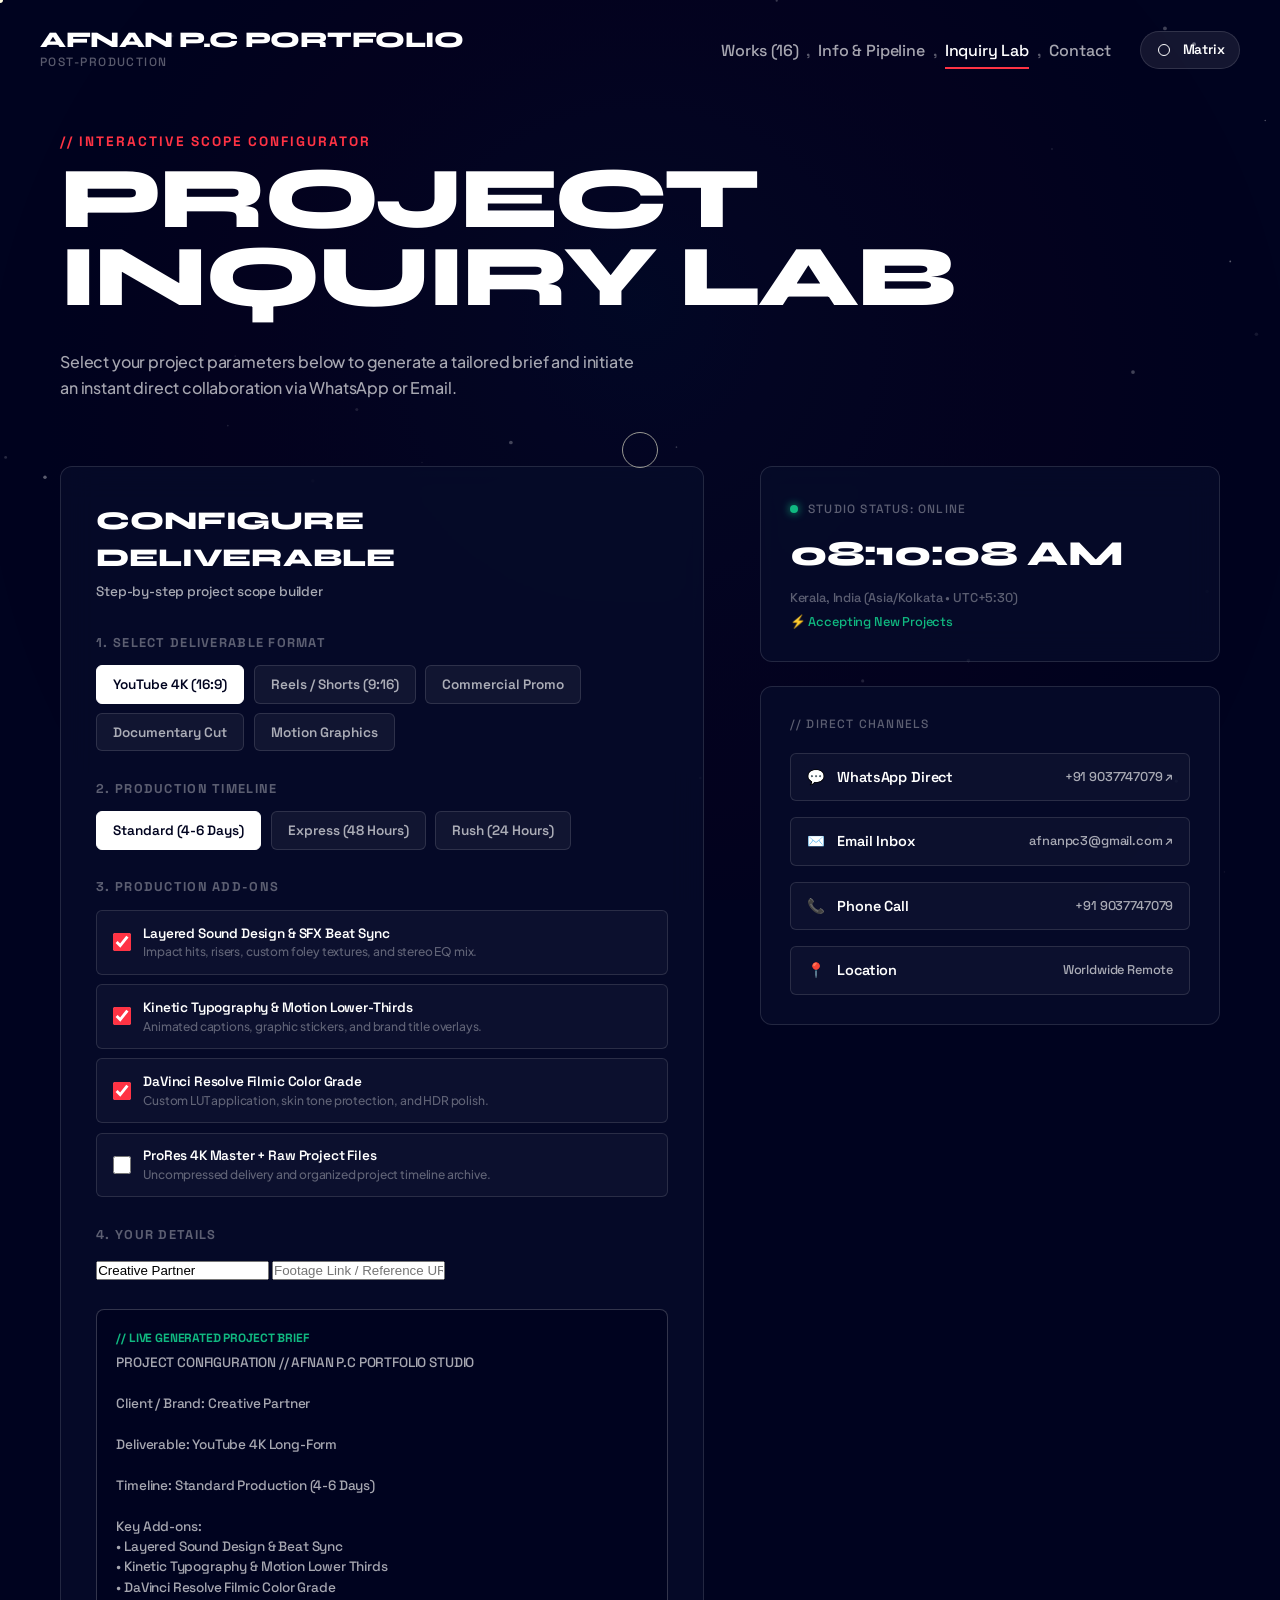
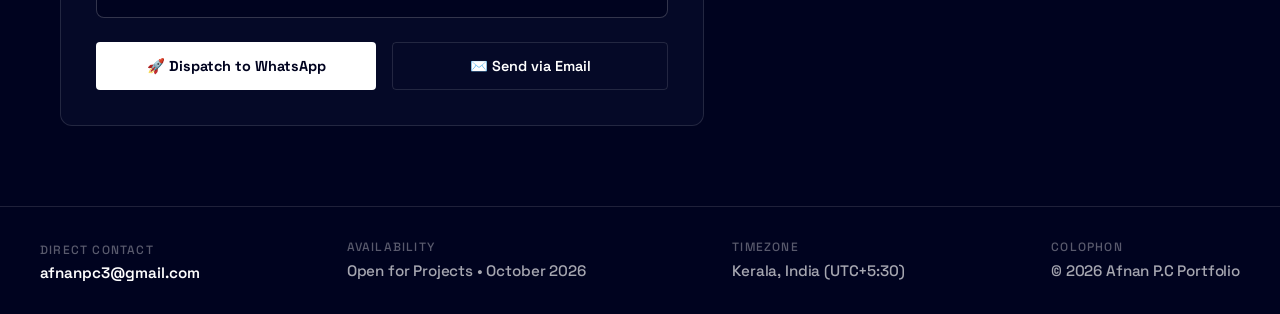
<file: contact.html>
<!DOCTYPE html>
<html lang="en" class="is-loading">
<head>
  <meta charset="UTF-8">
  <meta name="viewport" content="width=device-width, initial-scale=1.0">
  
  <title>Inquiry Lab & Contact — Afnan P.C Portfolio | Video Editor & Motion Designer</title>
  <meta name="title" content="Inquiry Lab & Contact — Afnan P.C Portfolio | Video Editor & Motion Designer">
  <meta name="description" content="Configure your video editing project scope, estimate timelines, and dispatch instant briefs directly to Afnan P.C Portfolio.">

  <!-- Fonts -->
  <link rel="preconnect" href="https://fonts.googleapis.com">
  <link rel="preconnect" href="https://fonts.gstatic.com" crossorigin>
  <link href="https://fonts.googleapis.com/css2?family=Plus+Jakarta+Sans:wght@400;500;600;700&family=Space+Grotesk:wght@500;700&family=Syne:wght@700;800&display=swap" rel="stylesheet">
  
  <link rel="stylesheet" href="css/style.css">
</head>
<body tabindex="-1">

  <!-- Custom Fluid Cursor -->
  <div class="custom-cursor" id="customCursor">
    <div class="cursor-dot"></div>
    <div class="cursor-circle">
      <span class="cursor-text" id="cursorText"></span>
    </div>
  </div>

  <!-- Interactive Background Canvas -->
  <canvas id="ambientCanvas" class="ambient-canvas" aria-hidden="true"></canvas>

  <!-- Circular SVG Loader -->
  <div class="loader-overlay" id="loaderOverlay">
    <div class="loader-box">
      <div class="loader-icon-wrap">
        <svg viewBox="-2 -2 104 104" class="loader-svg" aria-hidden="true">
          <mask id="loaderMask">
            <rect x="-2" y="-2" width="104" height="104" fill="#ffffff"></rect>
            <circle class="loader-mask-circle" id="loaderMaskCircle" cx="50" cy="50" r="50" fill="#000000"></circle>
          </mask>
          <circle cx="50" cy="50" r="48" fill="none" stroke="rgba(255,255,255,0.15)" stroke-width="2"></circle>
          <circle cx="50" cy="50" r="50" fill="#ffffff" mask="url(#loaderMask)"></circle>
        </svg>
      </div>
      <div class="loader-counter">
        <span id="loaderPercent">0</span>%
      </div>
      <div class="loader-tag">Afnan P.C Portfolio • Loading Inquiry Lab</div>
    </div>
  </div>

  <!-- Header Navigation -->
  <header class="top-nav">
    <a href="index.html" class="logo-link" data-cursor="HOME">
      <span class="logo-name">Afnan P.C Portfolio</span>
      <span class="logo-subtitle">Post-Production</span>
    </a>

    <div class="nav-right">
      <nav class="nav-menu">
        <a href="index.html" class="nav-link" data-cursor="WORKS">Works (16)</a>
        <span class="nav-divider">,</span>
        <a href="info.html" class="nav-link" data-cursor="INFO">Info & Pipeline</a>
        <span class="nav-divider">,</span>
        <a href="contact.html" class="nav-link current" data-cursor="LAB">Inquiry Lab</a>
        <span class="nav-divider">,</span>
        <button type="button" class="nav-link" id="copyEmailBtn" data-email="afnanpc3@gmail.com" data-cursor="COPY">
          Contact
        </button>
        <span class="copy-toast" id="copyToast" aria-hidden="true">Email copied!</span>
      </nav>

      <a href="index.html#matrix" class="mode-toggle-btn" title="Jump to Matrix View on Home" data-cursor="MATRIX">
        <div class="toggle-icon-frame">
          <span class="toggle-shape shape-circle"></span>
          <span class="toggle-shape shape-square"></span>
        </div>
        <span class="toggle-label-text">Matrix</span>
      </a>
    </div>
  </header>

  <!-- Main Contact & Lab Content -->
  <main class="contact-page-container">
    
    <div class="contact-hero-header">
      <span class="section-tag-label">// INTERACTIVE SCOPE CONFIGURATOR</span>
      <h1 class="info-display-title">PROJECT<br>INQUIRY LAB</h1>
      <p class="info-body-text" style="max-width: 580px;">
        Select your project parameters below to generate a tailored brief and initiate an instant direct collaboration via WhatsApp or Email.
      </p>
    </div>

    <div class="contact-layout-grid">
      
      <!-- Interactive Project Lab Builder -->
      <div class="project-lab-card">
        <h2 class="lab-title">CONFIGURE DELIVERABLE</h2>
        <p class="lab-subtitle">Step-by-step project scope builder</p>

        <!-- 1. Deliverable Type -->
        <div class="lab-field-group">
          <label class="lab-field-label">1. Select Deliverable Format</label>
          <div class="lab-chips-grid" id="deliverableChips">
            <button type="button" class="lab-chip-btn selected" data-value="YouTube 4K Long-Form" data-cursor="SELECT">YouTube 4K (16:9)</button>
            <button type="button" class="lab-chip-btn" data-value="Instagram Reels / Shorts (Batch)" data-cursor="SELECT">Reels / Shorts (9:16)</button>
            <button type="button" class="lab-chip-btn" data-value="Commercial / Brand Promo Ad" data-cursor="SELECT">Commercial Promo</button>
            <button type="button" class="lab-chip-btn" data-value="Documentary & Narrative Story" data-cursor="SELECT">Documentary Cut</button>
            <button type="button" class="lab-chip-btn" data-value="Motion Graphics & 2D VFX" data-cursor="SELECT">Motion Graphics</button>
          </div>
        </div>

        <!-- 2. Turnaround Speed -->
        <div class="lab-field-group">
          <label class="lab-field-label">2. Production Timeline</label>
          <div class="lab-chips-grid" id="speedChips">
            <button type="button" class="lab-chip-btn selected" data-value="Standard Production (4-6 Days)" data-cursor="SELECT">Standard (4-6 Days)</button>
            <button type="button" class="lab-chip-btn" data-value="Express Turnaround (48 Hours)" data-cursor="SELECT">Express (48 Hours)</button>
            <button type="button" class="lab-chip-btn" data-value="Urgent Rush (24 Hours)" data-cursor="SELECT">Rush (24 Hours)</button>
          </div>
        </div>

        <!-- 3. Add-on Enhancements -->
        <div class="lab-field-group">
          <label class="lab-field-label">3. Production Add-ons</label>
          
          <label class="lab-addon-box">
            <input type="checkbox" class="lab-addon-checkbox" value="Layered Sound Design & Beat Sync" checked>
            <div>
              <div class="lab-addon-title">Layered Sound Design & SFX Beat Sync</div>
              <div class="lab-addon-desc">Impact hits, risers, custom foley textures, and stereo EQ mix.</div>
            </div>
          </label>

          <label class="lab-addon-box">
            <input type="checkbox" class="lab-addon-checkbox" value="Kinetic Typography & Motion Lower Thirds" checked>
            <div>
              <div class="lab-addon-title">Kinetic Typography & Motion Lower-Thirds</div>
              <div class="lab-addon-desc">Animated captions, graphic stickers, and brand title overlays.</div>
            </div>
          </label>

          <label class="lab-addon-box">
            <input type="checkbox" class="lab-addon-checkbox" value="DaVinci Resolve Filmic Color Grade" checked>
            <div>
              <div class="lab-addon-title">DaVinci Resolve Filmic Color Grade</div>
              <div class="lab-addon-desc">Custom LUT application, skin tone protection, and HDR polish.</div>
            </div>
          </label>

          <label class="lab-addon-box">
            <input type="checkbox" class="lab-addon-checkbox" value="4K Master ProRes + Premiere Project Files">
            <div>
              <div class="lab-addon-title">ProRes 4K Master + Raw Project Files</div>
              <div class="lab-addon-desc">Uncompressed delivery and organized project timeline archive.</div>
            </div>
          </label>
        </div>

        <!-- 4. Client Information -->
        <div class="lab-field-group">
          <label class="lab-field-label">4. Your Details</label>
          <div class="form-row">
            <input type="text" id="clientNameInput" placeholder="Your Name or Brand" class="info-input" value="Creative Partner">
            <input type="text" id="clientRefInput" placeholder="Footage Link / Reference URL (optional)" class="info-input">
          </div>
        </div>

        <!-- Live Generated Brief -->
        <div class="lab-live-brief">
          <span class="brief-tag">// LIVE GENERATED PROJECT BRIEF</span>
          <div class="brief-text-preview" id="briefPreview">Loading brief preview...</div>
        </div>

        <!-- Actions -->
        <div class="lab-actions-row">
          <button type="button" class="btn-editorial" id="sendWhatsappBtn" data-cursor="DISPATCH" style="flex: 1; justify-content: center;">
            <span>🚀 Dispatch to WhatsApp</span>
          </button>
          <button type="button" class="btn-editorial-ghost" id="sendEmailBtn" data-cursor="MAIL" style="flex: 1; justify-content: center;">
            <span>✉️ Send via Email</span>
          </button>
        </div>
      </div>

      <!-- Studio Clock & Direct Channels Sidebar -->
      <aside class="contact-sidebar">
        
        <!-- Live Studio Timezone Card -->
        <div class="studio-clock-card">
          <span class="meta-label">
            <span class="clock-status-dot"></span> Studio Status: Online
          </span>
          <div class="clock-time-display" id="studioClock">--:--:--</div>
          <div class="clock-zone-name">Kerala, India (Asia/Kolkata • UTC+5:30)</div>
          <div class="clock-zone-name" style="color: var(--accent-green); margin-top: 6px;">⚡ Accepting New Projects</div>
        </div>

        <!-- Direct Channels Card -->
        <div class="direct-channels-card">
          <span class="meta-label">// DIRECT CHANNELS</span>
          
          <a href="https://wa.me/919037747079?text=Hi%20Afnan,%20I%20want%20to%20discuss%20a%20video%20project" target="_blank" rel="noopener noreferrer" class="direct-channel-item" data-cursor="CHAT">
            <div class="channel-icon-label">
              <span>💬</span>
              <span>WhatsApp Direct</span>
            </div>
            <span class="channel-val">+91 9037747079 ↗</span>
          </a>

          <a href="mailto:afnanpc3@gmail.com" class="direct-channel-item" data-cursor="EMAIL">
            <div class="channel-icon-label">
              <span>✉️</span>
              <span>Email Inbox</span>
            </div>
            <span class="channel-val">afnanpc3@gmail.com ↗</span>
          </a>

          <a href="tel:+919037747079" class="direct-channel-item" data-cursor="CALL">
            <div class="channel-icon-label">
              <span>📞</span>
              <span>Phone Call</span>
            </div>
            <span class="channel-val">+91 9037747079</span>
          </a>

          <div class="direct-channel-item" style="cursor: default;">
            <div class="channel-icon-label">
              <span>📍</span>
              <span>Location</span>
            </div>
            <span class="channel-val">Worldwide Remote</span>
          </div>
        </div>

      </aside>

    </div>

  </main>

  <!-- Global Footer -->
  <footer class="global-footer">
    <div class="footer-meta-block">
      <span class="meta-label">Direct Contact</span>
      <button type="button" class="meta-val-btn" id="footerEmailBtn" data-email="afnanpc3@gmail.com" data-cursor="COPY">
        afnanpc3@gmail.com
      </button>
    </div>

    <div class="footer-meta-block">
      <span class="meta-label">Availability</span>
      <span class="meta-val-text">Open for Projects • October 2026</span>
    </div>

    <div class="footer-meta-block">
      <span class="meta-label">Timezone</span>
      <span class="meta-val-text">Kerala, India (UTC+5:30)</span>
    </div>

    <div class="footer-meta-block copyright-block">
      <span class="meta-label">Colophon</span>
      <span class="meta-val-text">© 2026 Afnan P.C Portfolio</span>
    </div>
  </footer>

  <script src="js/app.js"></script>
</body>
</html>
</file>
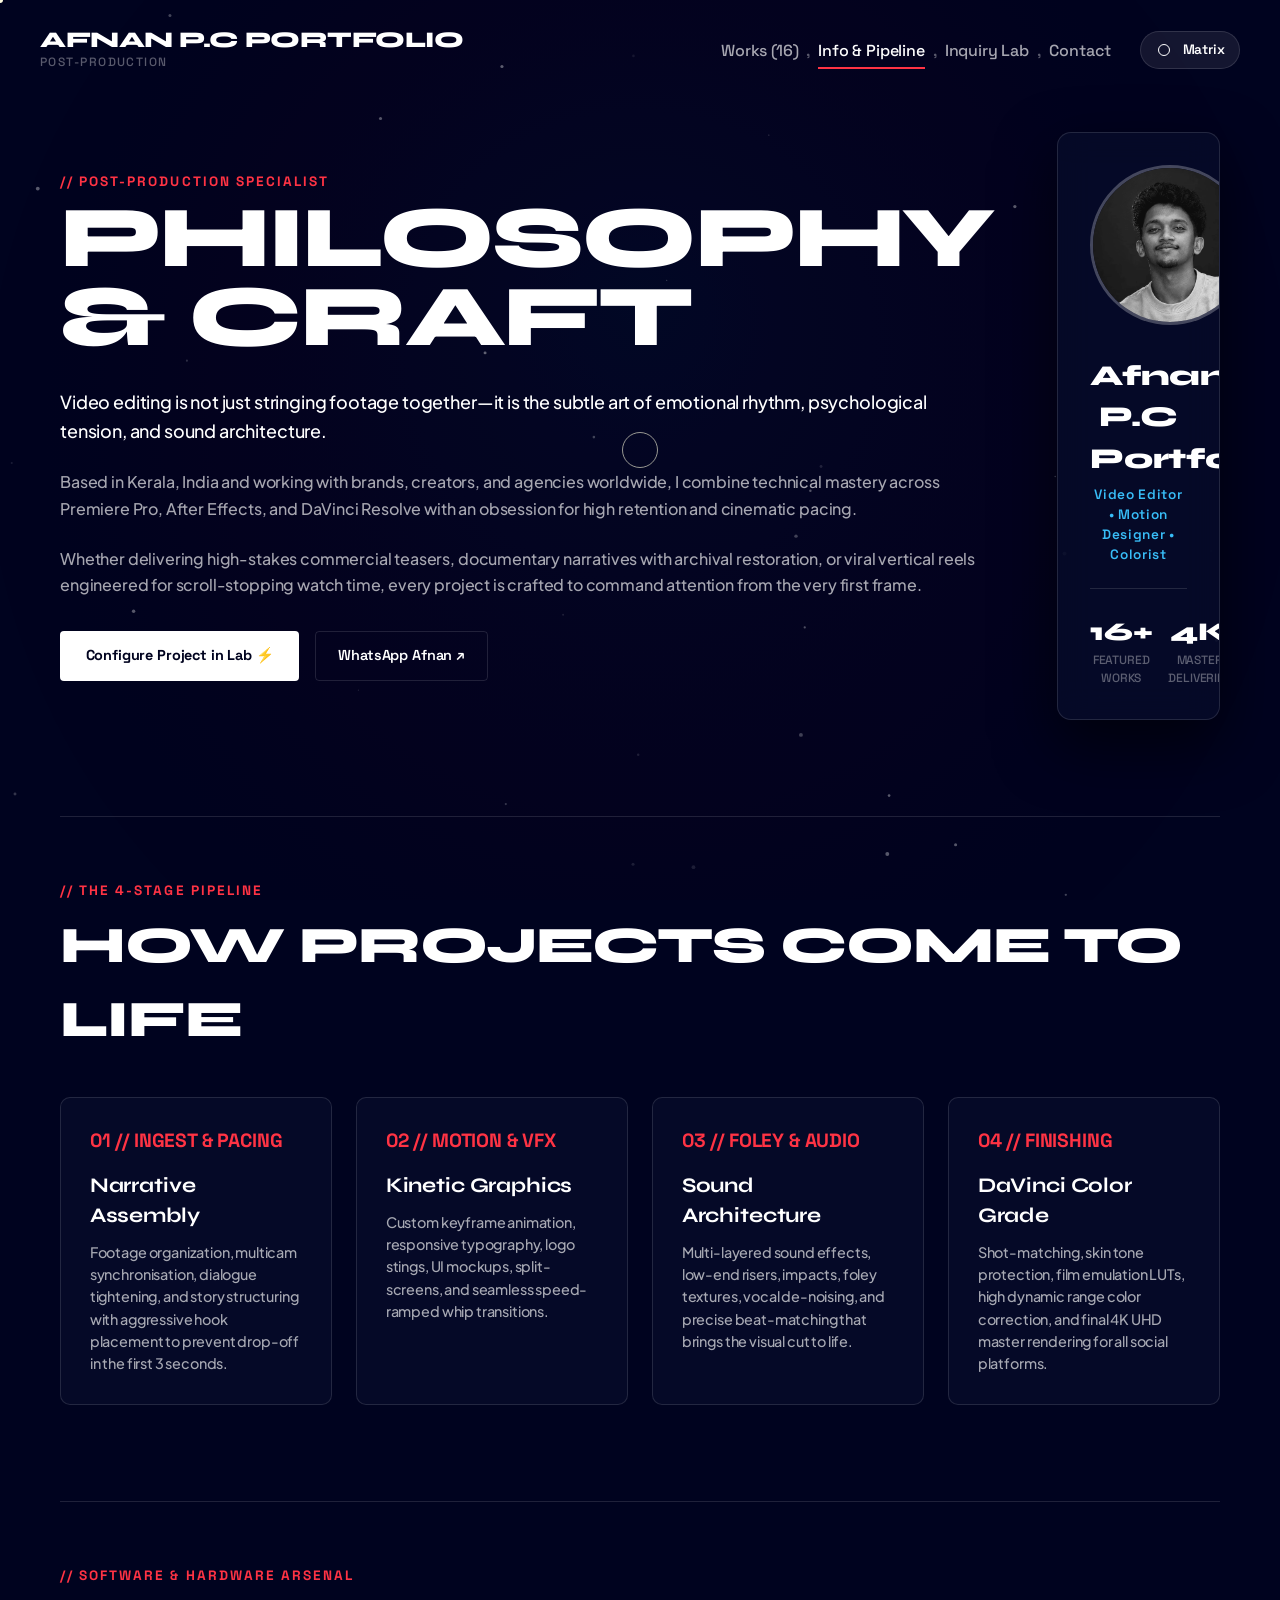
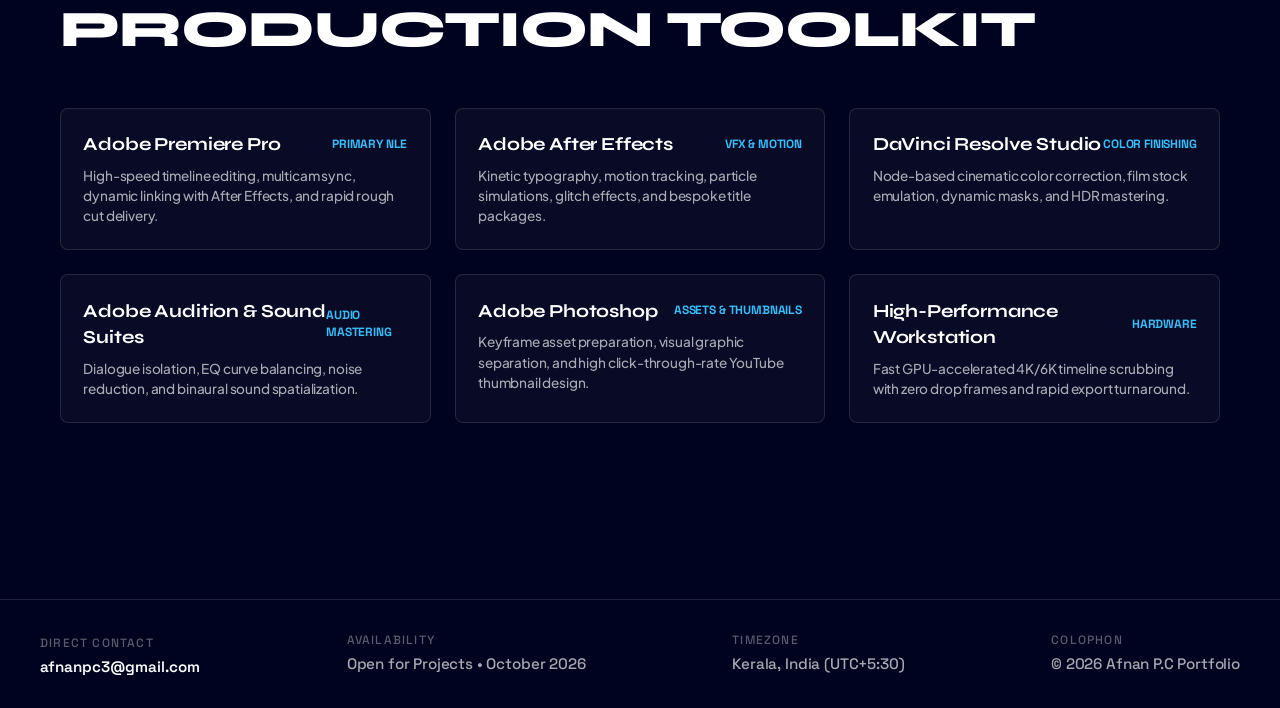
<file: info.html>
<!DOCTYPE html>
<html lang="en" class="is-loading">
<head>
  <meta charset="UTF-8">
  <meta name="viewport" content="width=device-width, initial-scale=1.0">
  
  <title>Info & Workflow — Afnan P.C Portfolio | Video Editor & Motion Designer</title>
  <meta name="title" content="Info & Workflow — Afnan P.C Portfolio | Video Editor & Motion Designer">
  <meta name="description" content="Discover Afnan P.C Portfolio's 4-stage post-production pipeline, creative editing philosophy, and software suite.">

  <!-- Fonts -->
  <link rel="preconnect" href="https://fonts.googleapis.com">
  <link rel="preconnect" href="https://fonts.gstatic.com" crossorigin>
  <link href="https://fonts.googleapis.com/css2?family=Plus+Jakarta+Sans:wght@400;500;600;700&family=Space+Grotesk:wght@500;700&family=Syne:wght@700;800&display=swap" rel="stylesheet">
  
  <link rel="stylesheet" href="css/style.css">
</head>
<body tabindex="-1">

  <!-- Custom Fluid Cursor -->
  <div class="custom-cursor" id="customCursor">
    <div class="cursor-dot"></div>
    <div class="cursor-circle">
      <span class="cursor-text" id="cursorText"></span>
    </div>
  </div>

  <!-- Interactive Background Canvas -->
  <canvas id="ambientCanvas" class="ambient-canvas" aria-hidden="true"></canvas>

  <!-- Circular SVG Loader -->
  <div class="loader-overlay" id="loaderOverlay">
    <div class="loader-box">
      <div class="loader-icon-wrap">
        <svg viewBox="-2 -2 104 104" class="loader-svg" aria-hidden="true">
          <mask id="loaderMask">
            <rect x="-2" y="-2" width="104" height="104" fill="#ffffff"></rect>
            <circle class="loader-mask-circle" id="loaderMaskCircle" cx="50" cy="50" r="50" fill="#000000"></circle>
          </mask>
          <circle cx="50" cy="50" r="48" fill="none" stroke="rgba(255,255,255,0.15)" stroke-width="2"></circle>
          <circle cx="50" cy="50" r="50" fill="#ffffff" mask="url(#loaderMask)"></circle>
        </svg>
      </div>
      <div class="loader-counter">
        <span id="loaderPercent">0</span>%
      </div>
      <div class="loader-tag">Afnan P.C Portfolio • Loading Info</div>
    </div>
  </div>

  <!-- Header Navigation -->
  <header class="top-nav">
    <a href="index.html" class="logo-link" data-cursor="HOME">
      <span class="logo-name">Afnan P.C Portfolio</span>
      <span class="logo-subtitle">Post-Production</span>
    </a>

    <div class="nav-right">
      <nav class="nav-menu">
        <a href="index.html" class="nav-link" data-cursor="WORKS">Works (16)</a>
        <span class="nav-divider">,</span>
        <a href="info.html" class="nav-link current" data-cursor="INFO">Info & Pipeline</a>
        <span class="nav-divider">,</span>
        <a href="contact.html" class="nav-link" data-cursor="LAB">Inquiry Lab</a>
        <span class="nav-divider">,</span>
        <button type="button" class="nav-link" id="copyEmailBtn" data-email="afnanpc3@gmail.com" data-cursor="COPY">
          Contact
        </button>
        <span class="copy-toast" id="copyToast" aria-hidden="true">Email copied!</span>
      </nav>

      <a href="index.html#matrix" class="mode-toggle-btn" title="Jump to Matrix View on Home" data-cursor="MATRIX">
        <div class="toggle-icon-frame">
          <span class="toggle-shape shape-circle"></span>
          <span class="toggle-shape shape-square"></span>
        </div>
        <span class="toggle-label-text">Matrix</span>
      </a>
    </div>
  </header>

  <!-- Main Info Content -->
  <main class="info-page-container">
    
    <!-- Hero Editorial Grid -->
    <div class="info-hero-grid">
      <div class="info-hero-text">
        <span class="section-tag-label">// POST-PRODUCTION SPECIALIST</span>
        <h1 class="info-display-title">PHILOSOPHY<br>& CRAFT</h1>
        <p class="info-lead-bio">
          Video editing is not just stringing footage together—it is the subtle art of emotional rhythm, psychological tension, and sound architecture.
        </p>
        <p class="info-body-text">
          Based in Kerala, India and working with brands, creators, and agencies worldwide, I combine technical mastery across Premiere Pro, After Effects, and DaVinci Resolve with an obsession for high retention and cinematic pacing.
        </p>
        <p class="info-body-text">
          Whether delivering high-stakes commercial teasers, documentary narratives with archival restoration, or viral vertical reels engineered for scroll-stopping watch time, every project is crafted to command attention from the very first frame.
        </p>

        <div style="margin-top: 2rem; display: flex; gap: 1rem; flex-wrap: wrap;">
          <a href="contact.html" class="btn-editorial" data-cursor="START">
            <span>Configure Project in Lab ⚡</span>
          </a>
          <a href="https://wa.me/919037747079?text=Hi%20Afnan,%20I%20read%20your%20info%20page%20and%20want%20to%20collaborate" target="_blank" rel="noopener noreferrer" class="btn-editorial-ghost" data-cursor="CHAT">
            <span>WhatsApp Afnan ↗</span>
          </a>
        </div>
      </div>

      <!-- Creator Hero Card -->
      <div class="info-creator-card-hero">
        <img src="assets/profile.png" alt="Afnan P.C Portfolio Profile" class="info-avatar-large">
        <h2 class="info-creator-name">Afnan P.C Portfolio</h2>
        <div class="info-creator-tagline">Video Editor • Motion Designer • Colorist</div>

        <div class="info-stats-ribbon">
          <div>
            <div class="info-stat-num">16+</div>
            <div class="info-stat-lbl">Featured Works</div>
          </div>
          <div>
            <div class="info-stat-num">4K</div>
            <div class="info-stat-lbl">Master Deliveries</div>
          </div>
          <div>
            <div class="info-stat-num">100%</div>
            <div class="info-stat-lbl">Retention Focus</div>
          </div>
        </div>
      </div>
    </div>

    <!-- The 4-Stage Post-Production Pipeline -->
    <section class="pipeline-section">
      <span class="section-tag-label">// THE 4-STAGE PIPELINE</span>
      <h2 class="section-massive-title">HOW PROJECTS COME TO LIFE</h2>

      <div class="pipeline-grid">
        <div class="pipeline-card" data-cursor="STEP 1">
          <span class="pipeline-step-badge">01 // INGEST & PACING</span>
          <h3>Narrative Assembly</h3>
          <p>
            Footage organization, multicam synchronisation, dialogue tightening, and story structuring with aggressive hook placement to prevent drop-off in the first 3 seconds.
          </p>
        </div>

        <div class="pipeline-card" data-cursor="STEP 2">
          <span class="pipeline-step-badge">02 // MOTION & VFX</span>
          <h3>Kinetic Graphics</h3>
          <p>
            Custom keyframe animation, responsive typography, logo stings, UI mockups, split-screens, and seamless speed-ramped whip transitions.
          </p>
        </div>

        <div class="pipeline-card" data-cursor="STEP 3">
          <span class="pipeline-step-badge">03 // FOLEY & AUDIO</span>
          <h3>Sound Architecture</h3>
          <p>
            Multi-layered sound effects, low-end risers, impacts, foley textures, vocal de-noising, and precise beat-matching that brings the visual cut to life.
          </p>
        </div>

        <div class="pipeline-card" data-cursor="STEP 4">
          <span class="pipeline-step-badge">04 // FINISHING</span>
          <h3>DaVinci Color Grade</h3>
          <p>
            Shot-matching, skin tone protection, film emulation LUTs, high dynamic range color correction, and final 4K UHD master rendering for all social platforms.
          </p>
        </div>
      </div>
    </section>

    <!-- Technical Arsenal & Software Suite -->
    <section class="pipeline-section">
      <span class="section-tag-label">// SOFTWARE & HARDWARE ARSENAL</span>
      <h2 class="section-massive-title">PRODUCTION TOOLKIT</h2>

      <div class="arsenal-grid">
        <div class="arsenal-item">
          <div class="arsenal-top">
            <span class="arsenal-name">Adobe Premiere Pro</span>
            <span class="arsenal-badge">PRIMARY NLE</span>
          </div>
          <p class="arsenal-desc">High-speed timeline editing, multicam sync, dynamic linking with After Effects, and rapid rough cut delivery.</p>
        </div>

        <div class="arsenal-item">
          <div class="arsenal-top">
            <span class="arsenal-name">Adobe After Effects</span>
            <span class="arsenal-badge">VFX & MOTION</span>
          </div>
          <p class="arsenal-desc">Kinetic typography, motion tracking, particle simulations, glitch effects, and bespoke title packages.</p>
        </div>

        <div class="arsenal-item">
          <div class="arsenal-top">
            <span class="arsenal-name">DaVinci Resolve Studio</span>
            <span class="arsenal-badge">COLOR FINISHING</span>
          </div>
          <p class="arsenal-desc">Node-based cinematic color correction, film stock emulation, dynamic masks, and HDR mastering.</p>
        </div>

        <div class="arsenal-item">
          <div class="arsenal-top">
            <span class="arsenal-name">Adobe Audition & Sound Suites</span>
            <span class="arsenal-badge">AUDIO MASTERING</span>
          </div>
          <p class="arsenal-desc">Dialogue isolation, EQ curve balancing, noise reduction, and binaural sound spatialization.</p>
        </div>

        <div class="arsenal-item">
          <div class="arsenal-top">
            <span class="arsenal-name">Adobe Photoshop</span>
            <span class="arsenal-badge">ASSETS & THUMBNAILS</span>
          </div>
          <p class="arsenal-desc">Keyframe asset preparation, visual graphic separation, and high click-through-rate YouTube thumbnail design.</p>
        </div>

        <div class="arsenal-item">
          <div class="arsenal-top">
            <span class="arsenal-name">High-Performance Workstation</span>
            <span class="arsenal-badge">HARDWARE</span>
          </div>
          <p class="arsenal-desc">Fast GPU-accelerated 4K/6K timeline scrubbing with zero drop frames and rapid export turnaround.</p>
        </div>
      </div>
    </section>

  </main>

  <!-- Global Footer -->
  <footer class="global-footer">
    <div class="footer-meta-block">
      <span class="meta-label">Direct Contact</span>
      <button type="button" class="meta-val-btn" id="footerEmailBtn" data-email="afnanpc3@gmail.com" data-cursor="COPY">
        afnanpc3@gmail.com
      </button>
    </div>

    <div class="footer-meta-block">
      <span class="meta-label">Availability</span>
      <span class="meta-val-text">Open for Projects • October 2026</span>
    </div>

    <div class="footer-meta-block">
      <span class="meta-label">Timezone</span>
      <span class="meta-val-text">Kerala, India (UTC+5:30)</span>
    </div>

    <div class="footer-meta-block copyright-block">
      <span class="meta-label">Colophon</span>
      <span class="meta-val-text">© 2026 Afnan P.C Portfolio</span>
    </div>
  </footer>

  <script src="js/app.js"></script>
</body>
</html>
</file>
<file: css/style.css>
/* ==========================================================================
   AFNAN P.C — MULTI-PAGE PORTFOLIO DESIGN SYSTEM
   Inspired by Raphael Segerman & Studio Awwwards Experiences
   ========================================================================== */

:root {
  /* Obsidian Deep Space Palette */
  --bg-dark: #00031f;
  --bg-card: rgba(8, 14, 44, 0.7);
  --bg-card-hover: rgba(14, 24, 70, 0.9);
  --bg-surface: #030726;
  --border-subtle: rgba(255, 255, 255, 0.12);
  --border-focus: rgba(255, 255, 255, 0.4);
  --border-bright: #ffffff;

  /* Typography Colors */
  --text-white: #ffffff;
  --text-secondary: rgba(255, 255, 255, 0.65);
  --text-dim: rgba(255, 255, 255, 0.35);

  /* Accents */
  --accent-red: #ff3344;
  --accent-blue: #38bdf8;
  --accent-green: #10b981;
  --accent-glow: rgba(255, 51, 68, 0.3);

  /* Font Families */
  --font-display: 'Syne', sans-serif;
  --font-mono: 'Space Grotesk', -apple-system, sans-serif;
  --font-body: 'Plus Jakarta Sans', -apple-system, sans-serif;

  /* Dimensions */
  --unit: 2.4rem;
  --col: 12rem;
  --header-height: 80px;
}

*, *::before, *::after {
  box-sizing: border-box;
  margin: 0;
  padding: 0;
  -webkit-tap-highlight-color: transparent;
}

html {
  font-size: 16px;
  background-color: var(--bg-dark);
  color: var(--text-white);
  font-family: var(--font-body);
  overscroll-behavior: none;
  scroll-behavior: smooth;
  min-height: 100%;
}

body {
  width: 100%;
  min-height: 100vh;
  background: var(--bg-dark);
  color: var(--text-white);
  line-height: 1.45;
  overflow-x: hidden;
  font-weight: 500;
  letter-spacing: -0.01em;
  display: flex;
  flex-direction: column;
}

body.no-scroll {
  overflow: hidden;
}

/* --------------------------------------------------------------------------
   CUSTOM FLUID CURSOR
   -------------------------------------------------------------------------- */
.custom-cursor {
  position: fixed;
  top: 0;
  left: 0;
  pointer-events: none;
  z-index: 99999;
  mix-blend-mode: difference;
  display: none;
}

@media (pointer: fine) {
  .custom-cursor {
    display: block;
  }
}

.cursor-dot {
  width: 6px;
  height: 6px;
  background: #ffffff;
  border-radius: 50%;
  position: absolute;
  top: 50%;
  left: 50%;
  transform: translate(-50%, -50%);
  transition: transform 0.15s ease-out;
}

.cursor-circle {
  width: 36px;
  height: 36px;
  border: 1.5px solid rgba(255, 255, 255, 0.6);
  border-radius: 50%;
  position: absolute;
  top: 50%;
  left: 50%;
  transform: translate(-50%, -50%);
  display: flex;
  align-items: center;
  justify-content: center;
  transition: width 0.3s cubic-bezier(0.25, 1, 0.5, 1), 
              height 0.3s cubic-bezier(0.25, 1, 0.5, 1), 
              background-color 0.3s ease,
              border-color 0.3s ease;
}

.cursor-text {
  font-family: var(--font-mono);
  font-size: 8px;
  font-weight: 700;
  letter-spacing: 0.08em;
  color: #00031f;
  opacity: 0;
  transform: scale(0.6);
  transition: opacity 0.2s ease, transform 0.2s ease;
  white-space: nowrap;
}

.custom-cursor.is-hovering .cursor-circle {
  width: 68px;
  height: 68px;
  background-color: #ffffff;
  border-color: #ffffff;
}

.custom-cursor.is-hovering .cursor-dot {
  opacity: 0;
}

.custom-cursor.is-hovering .cursor-text {
  opacity: 1;
  transform: scale(1);
}

/* --------------------------------------------------------------------------
   AMBIENT BACKGROUND CANVAS
   -------------------------------------------------------------------------- */
.ambient-canvas {
  position: fixed;
  top: 0;
  left: 0;
  width: 100vw;
  height: 100vh;
  pointer-events: none;
  z-index: 0;
  opacity: 0.75;
}

/* --------------------------------------------------------------------------
   CIRCULAR SVG LOADER
   -------------------------------------------------------------------------- */
.loader-overlay {
  position: fixed;
  inset: 0;
  background: #00031f;
  z-index: 10000;
  display: flex;
  align-items: center;
  justify-content: center;
  transition: opacity 0.8s cubic-bezier(0.85, 0, 0.15, 1), visibility 0.8s ease;
}

.is-loaded .loader-overlay {
  opacity: 0;
  visibility: hidden;
  pointer-events: none;
}

.loader-box {
  display: flex;
  flex-direction: column;
  align-items: center;
  text-align: center;
}

.loader-icon-wrap {
  width: 80px;
  height: 80px;
  margin-bottom: 1.5rem;
  position: relative;
}

.loader-svg {
  width: 100%;
  height: 100%;
  transform: rotate(-90deg);
}

.loader-mask-circle {
  transform-origin: center;
  transform: scale(0.01);
  transition: transform 0.2s ease;
}

.loader-counter {
  font-family: var(--font-mono);
  font-size: 2.2rem;
  font-weight: 700;
  letter-spacing: -0.02em;
  margin-bottom: 0.5rem;
}

.loader-tag {
  font-family: var(--font-mono);
  font-size: 0.8rem;
  text-transform: uppercase;
  letter-spacing: 0.15em;
  color: var(--text-dim);
}

/* --------------------------------------------------------------------------
   HEADER & UNIFIED MULTI-PAGE NAVIGATION
   -------------------------------------------------------------------------- */
.top-nav {
  display: flex;
  align-items: center;
  justify-content: space-between;
  padding: 1.8rem 2.5rem;
  position: relative;
  z-index: 20;
}

.logo-link {
  display: flex;
  flex-direction: column;
  text-decoration: none;
  color: var(--text-white);
}

.logo-name {
  font-family: var(--font-display);
  font-size: 1.4rem;
  font-weight: 800;
  letter-spacing: -0.02em;
  text-transform: uppercase;
  line-height: 1;
}

.logo-subtitle {
  font-family: var(--font-mono);
  font-size: 0.75rem;
  color: var(--text-dim);
  letter-spacing: 0.12em;
  text-transform: uppercase;
  margin-top: 3px;
}

.nav-right {
  display: flex;
  align-items: center;
  gap: 1.8rem;
}

.nav-menu {
  display: flex;
  align-items: center;
  font-family: var(--font-mono);
  font-size: 1rem;
  font-weight: 500;
  position: relative;
}

.nav-link {
  background: none;
  border: none;
  color: var(--text-secondary);
  font-family: inherit;
  font-size: 1rem;
  font-weight: 500;
  cursor: pointer;
  padding: 0.2rem 0;
  text-decoration: none;
  position: relative;
  transition: color 0.2s ease;
}

.nav-link:hover, .nav-link.current {
  color: #ffffff;
}

.nav-link.current::after {
  content: '';
  position: absolute;
  bottom: -4px;
  left: 0;
  right: 0;
  height: 2px;
  background: var(--accent-red);
}

.nav-divider {
  margin: 0 0.5rem;
  color: var(--text-dim);
}

.copy-toast {
  position: absolute;
  top: 130%;
  right: 0;
  background: #ffffff;
  color: #00031f;
  font-family: var(--font-mono);
  font-size: 0.75rem;
  font-weight: 700;
  padding: 0.35rem 0.75rem;
  border-radius: 4px;
  opacity: 0;
  transform: translateY(-5px);
  transition: opacity 0.25s ease, transform 0.25s ease;
  pointer-events: none;
  white-space: nowrap;
  z-index: 50;
}

.copy-toast.active {
  opacity: 1;
  transform: translateY(0);
}

/* Mode Toggle Button (Used on Home & available globally) */
.mode-toggle-btn {
  background: rgba(255, 255, 255, 0.08);
  border: 1px solid var(--border-subtle);
  border-radius: 40px;
  padding: 0.5rem 0.9rem;
  display: flex;
  align-items: center;
  gap: 0.6rem;
  color: var(--text-white);
  font-family: var(--font-mono);
  font-size: 0.85rem;
  font-weight: 600;
  cursor: pointer;
  text-decoration: none;
  transition: all 0.3s cubic-bezier(0.25, 1, 0.5, 1);
}

.mode-toggle-btn:hover {
  background: rgba(255, 255, 255, 0.16);
  border-color: rgba(255, 255, 255, 0.35);
  transform: translateY(-1px);
}

.toggle-icon-frame {
  width: 18px;
  height: 18px;
  position: relative;
  display: flex;
  align-items: center;
  justify-content: center;
}

.toggle-shape {
  position: absolute;
  transition: all 0.4s cubic-bezier(0.77, 0, 0.175, 1);
}

.shape-circle {
  width: 12px;
  height: 12px;
  border: 1.5px solid #ffffff;
  border-radius: 50%;
  opacity: 1;
}

.shape-square {
  width: 10px;
  height: 10px;
  background: var(--accent-red);
  transform: rotate(45deg) scale(0);
  opacity: 0;
}

.mode-toggle-btn.active-back .shape-circle {
  transform: scale(0);
  opacity: 0;
}

.mode-toggle-btn.active-back .shape-square {
  transform: rotate(45deg) scale(1);
  opacity: 1;
}

/* --------------------------------------------------------------------------
   PAGE 1: HOME (3D PERSPECTIVE & FACE MANAGEMENT)
   -------------------------------------------------------------------------- */
.page-perspective-wrapper {
  position: relative;
  width: 100%;
  min-height: 100vh;
  perspective: 2400px;
  overflow-x: hidden;
  z-index: 1;
}

.page-cube {
  position: relative;
  width: 100%;
  min-height: 100vh;
  transform-style: preserve-3d;
  transition: transform 1s cubic-bezier(0.77, 0, 0.175, 1);
}

body.mode-back .page-cube {
  transform: rotateY(-180deg);
}

.page-face {
  width: 100%;
  min-height: 100vh;
  backface-visibility: hidden;
  -webkit-backface-visibility: hidden;
  background: transparent;
  display: flex;
  flex-direction: column;
}

.face-front {
  position: relative;
  transform: rotateY(0deg) translateZ(0);
}

.face-back {
  position: absolute;
  top: 0;
  left: 0;
  transform: rotateY(180deg) translateZ(1px);
  background: #00031f;
  min-height: 100vh;
  display: none;
}

body.mode-back .face-back {
  display: flex;
}

.front-content {
  flex: 1;
  display: grid;
  grid-template-columns: 1fr 1.25fr 260px;
  padding: 1rem 2.5rem 3rem 2.5rem;
  gap: 2.5rem;
  align-items: center;
  position: relative;
}

@media (max-width: 1280px) {
  .front-content {
    grid-template-columns: 1fr 1.2fr;
  }
  .project-index-dock {
    display: none !important;
  }
}

@media (max-width: 900px) {
  .front-content {
    grid-template-columns: 1fr;
    gap: 3rem;
    padding: 1rem 1.5rem 3rem 1.5rem;
  }
}

.hero-editorial {
  display: flex;
  flex-direction: column;
  justify-content: center;
}

.editorial-titles {
  margin-bottom: 1.8rem;
}

.title-line {
  line-height: 0.85;
  overflow: hidden;
}

.title-word {
  font-family: var(--font-display);
  font-size: clamp(3.8rem, 7.2vw, 8.5rem);
  font-weight: 800;
  letter-spacing: -0.03em;
  text-transform: uppercase;
  display: inline-block;
  color: var(--text-white);
}

.indent-line {
  padding-left: clamp(1.5rem, 4vw, 4.5rem);
  color: transparent;
  -webkit-text-stroke: 1.5px rgba(255, 255, 255, 0.9);
}

.hero-statement {
  font-size: clamp(1rem, 1.3vw, 1.25rem);
  line-height: 1.55;
  color: var(--text-secondary);
  max-width: 420px;
  margin-bottom: 2.2rem;
  font-weight: 400;
}

.hero-quick-actions {
  display: flex;
  align-items: center;
  gap: 1rem;
  flex-wrap: wrap;
}

.btn-editorial {
  background: #ffffff;
  color: #00031f;
  font-family: var(--font-mono);
  font-size: 0.9rem;
  font-weight: 700;
  padding: 0.85rem 1.6rem;
  border-radius: 4px;
  border: none;
  cursor: pointer;
  display: inline-flex;
  align-items: center;
  gap: 0.6rem;
  text-decoration: none;
  transition: transform 0.2s ease, background 0.2s ease;
}

.btn-editorial:hover {
  background: #f0f0f0;
  transform: translateY(-2px);
}

.btn-editorial-ghost {
  background: transparent;
  color: var(--text-white);
  font-family: var(--font-mono);
  font-size: 0.9rem;
  font-weight: 600;
  padding: 0.85rem 1.4rem;
  border-radius: 4px;
  border: 1px solid var(--border-subtle);
  cursor: pointer;
  display: inline-flex;
  align-items: center;
  text-decoration: none;
  transition: all 0.2s ease;
}

.btn-editorial-ghost:hover {
  border-color: #ffffff;
  background: rgba(255, 255, 255, 0.05);
}

.showcase-stage {
  display: flex;
  justify-content: center;
  align-items: center;
  perspective: 1000px;
}

.featured-card {
  width: 100%;
  max-width: 580px;
  background: var(--bg-card);
  border: 1px solid var(--border-subtle);
  border-radius: 12px;
  overflow: hidden;
  cursor: pointer;
  backdrop-filter: blur(12px);
  transition: transform 0.4s cubic-bezier(0.25, 1, 0.5, 1), 
              border-color 0.4s ease, 
              box-shadow 0.4s ease;
}

.featured-card:hover {
  transform: translateY(-6px) scale(1.01);
  border-color: rgba(255, 255, 255, 0.35);
  box-shadow: 0 24px 48px -12px rgba(0, 0, 0, 0.8), 0 0 20px rgba(56, 189, 248, 0.15);
}

.card-media-wrapper {
  position: relative;
  width: 100%;
  aspect-ratio: 16 / 9;
  background: #020617;
  overflow: hidden;
}

.card-media-img {
  width: 100%;
  height: 100%;
  object-fit: cover;
  transition: transform 0.6s cubic-bezier(0.25, 1, 0.5, 1);
}

.featured-card:hover .card-media-img {
  transform: scale(1.05);
}

.card-overlay-gradient {
  position: absolute;
  inset: 0;
  background: linear-gradient(180deg, transparent 40%, rgba(0, 3, 31, 0.85) 100%);
  pointer-events: none;
}

.play-badge-hud {
  position: absolute;
  top: 50%;
  left: 50%;
  transform: translate(-50%, -50%);
  display: flex;
  align-items: center;
  gap: 0.6rem;
  background: rgba(0, 3, 31, 0.75);
  backdrop-filter: blur(8px);
  border: 1px solid rgba(255, 255, 255, 0.25);
  padding: 0.6rem 1.2rem;
  border-radius: 40px;
  transition: all 0.3s ease;
}

.featured-card:hover .play-badge-hud {
  background: #ffffff;
  border-color: #ffffff;
}

.featured-card:hover .play-hud-text {
  color: #00031f;
}

.featured-card:hover .play-triangle {
  border-left-color: #00031f;
}

.play-triangle {
  width: 0;
  height: 0;
  border-top: 5px solid transparent;
  border-bottom: 5px solid transparent;
  border-left: 8px solid #ffffff;
  transition: border-color 0.3s ease;
}

.play-hud-text {
  font-family: var(--font-mono);
  font-size: 0.75rem;
  font-weight: 700;
  letter-spacing: 0.08em;
  color: #ffffff;
  transition: color 0.3s ease;
}

.card-tag-pill {
  position: absolute;
  top: 1rem;
  right: 1rem;
  background: rgba(0, 0, 0, 0.65);
  backdrop-filter: blur(4px);
  border: 1px solid rgba(255, 255, 255, 0.15);
  font-family: var(--font-mono);
  font-size: 0.7rem;
  font-weight: 700;
  letter-spacing: 0.08em;
  padding: 0.25rem 0.65rem;
  border-radius: 4px;
}

.featured-meta {
  padding: 1.4rem 1.6rem;
}

.featured-category {
  font-family: var(--font-mono);
  font-size: 0.75rem;
  color: var(--accent-red);
  font-weight: 600;
  letter-spacing: 0.08em;
  text-transform: uppercase;
  margin-bottom: 0.35rem;
}

.featured-title {
  font-family: var(--font-display);
  font-size: 1.5rem;
  font-weight: 700;
  letter-spacing: -0.01em;
  margin-bottom: 0.5rem;
  color: var(--text-white);
}

.featured-desc {
  font-size: 0.9rem;
  color: var(--text-secondary);
  line-height: 1.5;
}

/* Desktop Project Index Dock */
.project-index-dock {
  display: flex;
  flex-direction: column;
  border-left: 1px solid var(--border-subtle);
  padding-left: 1.8rem;
  height: 100%;
  max-height: 520px;
  position: relative;
}

.index-header {
  display: flex;
  align-items: center;
  gap: 0.5rem;
  margin-bottom: 1rem;
}

.index-badge-dot {
  width: 6px;
  height: 6px;
  background: var(--accent-red);
  border-radius: 50%;
}

.index-title {
  font-family: var(--font-mono);
  font-size: 0.8rem;
  font-weight: 700;
  letter-spacing: 0.1em;
  text-transform: uppercase;
  color: var(--text-dim);
}

.index-list {
  list-style: none;
  display: flex;
  flex-direction: column;
  gap: 0.45rem;
  overflow-y: auto;
  padding-right: 0.5rem;
  scrollbar-width: none;
}

.index-list::-webkit-scrollbar {
  display: none;
}

.index-item-link {
  display: flex;
  align-items: baseline;
  gap: 0.5rem;
  font-family: var(--font-mono);
  font-size: 0.85rem;
  color: var(--text-secondary);
  text-decoration: none;
  padding: 0.2rem 0;
  cursor: pointer;
  transition: color 0.2s ease, transform 0.2s ease;
  white-space: nowrap;
  overflow: hidden;
  text-overflow: ellipsis;
}

.index-item-link:hover, .index-item-link.active {
  color: #ffffff;
  transform: translateX(4px);
}

.index-item-num {
  font-size: 0.7rem;
  color: var(--text-dim);
}

.index-preview-box {
  position: absolute;
  bottom: 0;
  right: 100%;
  margin-right: 1.5rem;
  width: 180px;
  background: #00031f;
  border: 1px solid rgba(255, 255, 255, 0.2);
  border-radius: 6px;
  padding: 6px;
  pointer-events: none;
  opacity: 0;
  transform: scale(0.9) translateY(10px);
  transition: opacity 0.25s ease, transform 0.25s cubic-bezier(0.25, 1, 0.5, 1);
  box-shadow: 0 16px 32px rgba(0, 0, 0, 0.9);
  z-index: 50;
}

.index-preview-box.is-visible {
  opacity: 1;
  transform: scale(1) translateY(0);
}

.preview-media-inner {
  position: relative;
  width: 100%;
  aspect-ratio: 16 / 9;
  border-radius: 4px;
  overflow: hidden;
  background: #020617;
}

.preview-media-inner img {
  width: 100%;
  height: 100%;
  object-fit: cover;
}

.preview-badge {
  position: absolute;
  bottom: 4px;
  right: 4px;
  background: rgba(0, 0, 0, 0.8);
  font-family: var(--font-mono);
  font-size: 0.6rem;
  font-weight: 700;
  padding: 2px 4px;
  border-radius: 2px;
}

.preview-caption {
  font-family: var(--font-mono);
  font-size: 0.7rem;
  font-weight: 600;
  margin-top: 6px;
  color: #ffffff;
  white-space: nowrap;
  overflow: hidden;
  text-overflow: ellipsis;
}

/* --------------------------------------------------------------------------
   BACK MODE (VIDEO MATRIX)
   -------------------------------------------------------------------------- */
.back-nav {
  border-bottom: 1px solid var(--border-subtle);
}

.back-mode-return-btn {
  background: transparent;
  border: 1px solid var(--border-subtle);
  border-radius: 40px;
  padding: 0.45rem 1rem;
  color: var(--text-white);
  font-family: var(--font-mono);
  font-size: 0.85rem;
  font-weight: 600;
  display: flex;
  align-items: center;
  gap: 0.5rem;
  cursor: pointer;
  transition: all 0.2s ease;
}

.back-mode-return-btn:hover {
  background: #ffffff;
  color: #00031f;
}

.back-mode-status {
  display: flex;
  align-items: center;
  gap: 0.6rem;
  font-family: var(--font-mono);
  font-size: 0.8rem;
  letter-spacing: 0.12em;
  color: var(--text-dim);
}

.matrix-pulse-dot {
  width: 8px;
  height: 8px;
  background: var(--accent-red);
  border-radius: 50%;
  animation: pulseGlow 1.8s infinite;
}

@keyframes pulseGlow {
  0%, 100% { opacity: 1; transform: scale(1); }
  50% { opacity: 0.4; transform: scale(0.75); }
}

.back-content {
  flex: 1;
  padding: 2.5rem;
  max-width: 1400px;
  margin: 0 auto;
  width: 100%;
}

.back-header-row {
  display: flex;
  align-items: flex-end;
  justify-content: space-between;
  margin-bottom: 2.5rem;
  flex-wrap: wrap;
  gap: 1.5rem;
}

.back-tag-label {
  font-family: var(--font-mono);
  font-size: 0.8rem;
  letter-spacing: 0.15em;
  color: var(--accent-red);
  font-weight: 700;
  display: block;
  margin-bottom: 0.4rem;
}

.back-main-title {
  font-family: var(--font-display);
  font-size: clamp(2.2rem, 4vw, 3.8rem);
  font-weight: 800;
  letter-spacing: -0.02em;
}

.back-filter-group {
  display: flex;
  align-items: center;
  gap: 0.5rem;
  flex-wrap: wrap;
}

.back-filter-btn {
  background: rgba(255, 255, 255, 0.05);
  border: 1px solid var(--border-subtle);
  border-radius: 4px;
  padding: 0.45rem 0.9rem;
  color: var(--text-secondary);
  font-family: var(--font-mono);
  font-size: 0.8rem;
  font-weight: 600;
  cursor: pointer;
  transition: all 0.2s ease;
}

.back-filter-btn:hover {
  color: #ffffff;
  border-color: rgba(255, 255, 255, 0.3);
}

.back-filter-btn.active {
  background: #ffffff;
  color: #00031f;
  border-color: #ffffff;
}

.matrix-grid {
  display: grid;
  grid-template-columns: repeat(auto-fill, minmax(320px, 1fr));
  gap: 1.5rem;
  margin-bottom: 4rem;
}

.matrix-card {
  background: var(--bg-card);
  border: 1px solid var(--border-subtle);
  border-radius: 8px;
  overflow: hidden;
  display: flex;
  flex-direction: column;
  transition: transform 0.3s cubic-bezier(0.25, 1, 0.5, 1), 
              border-color 0.3s ease;
}

.matrix-card:hover {
  transform: translateY(-4px);
  border-color: rgba(255, 255, 255, 0.35);
}

.matrix-card.format-short .matrix-thumb-holder {
  aspect-ratio: 9 / 16;
  max-height: 380px;
}

.matrix-thumb-holder {
  position: relative;
  width: 100%;
  aspect-ratio: 16 / 9;
  background: #020617;
  overflow: hidden;
}

.matrix-thumb-img {
  width: 100%;
  height: 100%;
  object-fit: cover;
  transition: transform 0.5s ease;
}

.matrix-card:hover .matrix-thumb-img {
  transform: scale(1.04);
}

.matrix-action-layer {
  position: absolute;
  inset: 0;
  background: rgba(0, 3, 31, 0.6);
  display: flex;
  align-items: center;
  justify-content: center;
  gap: 0.8rem;
  opacity: 0;
  transition: opacity 0.25s ease;
}

.matrix-card:hover .matrix-action-layer {
  opacity: 1;
}

.matrix-play-btn {
  background: #ffffff;
  color: #00031f;
  border: none;
  font-family: var(--font-mono);
  font-size: 0.75rem;
  font-weight: 700;
  padding: 0.5rem 0.85rem;
  border-radius: 4px;
  cursor: pointer;
  transition: transform 0.15s ease, background 0.15s ease;
}

.matrix-play-btn:hover {
  background: var(--accent-red);
  color: #ffffff;
  transform: scale(1.05);
}

.matrix-aspect-badge {
  position: absolute;
  top: 0.6rem;
  left: 0.6rem;
  background: rgba(0, 0, 0, 0.8);
  font-family: var(--font-mono);
  font-size: 0.65rem;
  font-weight: 700;
  letter-spacing: 0.08em;
  padding: 0.2rem 0.5rem;
  border-radius: 3px;
  border: 1px solid rgba(255, 255, 255, 0.15);
}

.matrix-card-info {
  padding: 1.2rem;
  display: flex;
  flex-direction: column;
  flex: 1;
}

.matrix-category {
  font-family: var(--font-mono);
  font-size: 0.7rem;
  color: var(--accent-blue);
  font-weight: 600;
  letter-spacing: 0.08em;
  text-transform: uppercase;
  margin-bottom: 0.25rem;
}

.matrix-card-title {
  font-family: var(--font-display);
  font-size: 1.15rem;
  font-weight: 700;
  letter-spacing: -0.01em;
  margin-bottom: 0.5rem;
  color: var(--text-white);
}

.matrix-card-desc {
  font-size: 0.85rem;
  color: var(--text-secondary);
  line-height: 1.45;
  margin-bottom: 1rem;
  flex: 1;
}

.matrix-tags-row {
  display: flex;
  flex-wrap: wrap;
  gap: 0.4rem;
  margin-bottom: 1rem;
}

.matrix-tag {
  background: rgba(255, 255, 255, 0.06);
  border: 1px solid rgba(255, 255, 255, 0.08);
  font-family: var(--font-mono);
  font-size: 0.65rem;
  color: var(--text-secondary);
  padding: 0.15rem 0.45rem;
  border-radius: 3px;
}

.matrix-card-bottom {
  display: flex;
  align-items: center;
  justify-content: space-between;
  border-top: 1px solid var(--border-subtle);
  padding-top: 0.8rem;
  font-family: var(--font-mono);
  font-size: 0.75rem;
}

.matrix-client {
  color: var(--text-dim);
}

.matrix-yt-link {
  color: var(--text-white);
  text-decoration: none;
  font-weight: 600;
  transition: color 0.2s ease;
}

.matrix-yt-link:hover {
  color: var(--accent-red);
}

/* --------------------------------------------------------------------------
   PAGE 2: INFO & WORKFLOW STYLES
   -------------------------------------------------------------------------- */
.info-page-container {
  max-width: 1240px;
  margin: 0 auto;
  padding: 2rem 2.5rem 5rem;
  position: relative;
  z-index: 10;
}

.info-hero-grid {
  display: grid;
  grid-template-columns: 1.2fr 1fr;
  gap: 4rem;
  align-items: center;
  margin-bottom: 6rem;
}

@media (max-width: 900px) {
  .info-hero-grid {
    grid-template-columns: 1fr;
    gap: 2.5rem;
    margin-bottom: 4rem;
  }
}

.info-display-title {
  font-family: var(--font-display);
  font-size: clamp(3.5rem, 6.8vw, 6.5rem);
  font-weight: 800;
  line-height: 0.9;
  letter-spacing: -0.03em;
  margin-bottom: 2rem;
}

.info-lead-bio {
  font-size: clamp(1.1rem, 1.4vw, 1.35rem);
  color: #ffffff;
  line-height: 1.6;
  margin-bottom: 1.5rem;
  font-weight: 500;
}

.info-body-text {
  font-size: 1rem;
  color: var(--text-secondary);
  line-height: 1.65;
  margin-bottom: 1.5rem;
}

.info-creator-card-hero {
  background: var(--bg-card);
  border: 1px solid var(--border-subtle);
  border-radius: 14px;
  padding: 2rem;
  text-align: center;
  backdrop-filter: blur(16px);
  position: relative;
  overflow: hidden;
  box-shadow: 0 24px 60px rgba(0, 0, 0, 0.6);
}

.info-avatar-large {
  width: 160px;
  height: 160px;
  border-radius: 50%;
  object-fit: cover;
  border: 3px solid rgba(255, 255, 255, 0.25);
  margin: 0 auto 1.5rem;
}

.info-creator-name {
  font-family: var(--font-display);
  font-size: 1.8rem;
  font-weight: 800;
  margin-bottom: 0.35rem;
}

.info-creator-tagline {
  font-family: var(--font-mono);
  font-size: 0.85rem;
  color: var(--accent-blue);
  font-weight: 600;
  margin-bottom: 1.5rem;
  letter-spacing: 0.05em;
}

.info-stats-ribbon {
  display: grid;
  grid-template-columns: repeat(3, 1fr);
  gap: 1rem;
  border-top: 1px solid var(--border-subtle);
  padding-top: 1.5rem;
}

.info-stat-num {
  font-family: var(--font-display);
  font-size: 1.6rem;
  font-weight: 800;
  color: #ffffff;
}

.info-stat-lbl {
  font-family: var(--font-mono);
  font-size: 0.75rem;
  color: var(--text-dim);
  text-transform: uppercase;
  margin-top: 2px;
}

/* 4-Stage Post-Production Pipeline */
.pipeline-section {
  margin-bottom: 6rem;
  border-top: 1px solid var(--border-subtle);
  padding-top: 4rem;
}

.section-tag-label {
  font-family: var(--font-mono);
  font-size: 0.85rem;
  color: var(--accent-red);
  font-weight: 700;
  letter-spacing: 0.15em;
  text-transform: uppercase;
  display: block;
  margin-bottom: 0.5rem;
}

.section-massive-title {
  font-family: var(--font-display);
  font-size: clamp(2rem, 4vw, 3.4rem);
  font-weight: 800;
  margin-bottom: 2.5rem;
  letter-spacing: -0.02em;
}

.pipeline-grid {
  display: grid;
  grid-template-columns: repeat(auto-fit, minmax(260px, 1fr));
  gap: 1.5rem;
}

.pipeline-card {
  background: var(--bg-card);
  border: 1px solid var(--border-subtle);
  border-radius: 10px;
  padding: 1.8rem;
  position: relative;
  transition: transform 0.3s ease, border-color 0.3s ease;
}

.pipeline-card:hover {
  transform: translateY(-4px);
  border-color: rgba(255, 255, 255, 0.4);
}

.pipeline-step-badge {
  font-family: var(--font-mono);
  font-size: 1.2rem;
  font-weight: 800;
  color: var(--accent-red);
  margin-bottom: 1rem;
  display: block;
}

.pipeline-card h3 {
  font-family: var(--font-display);
  font-size: 1.3rem;
  font-weight: 700;
  margin-bottom: 0.6rem;
}

.pipeline-card p {
  font-size: 0.9rem;
  color: var(--text-secondary);
  line-height: 1.55;
}

/* Software Proficiency Arsenal */
.arsenal-grid {
  display: grid;
  grid-template-columns: repeat(auto-fill, minmax(320px, 1fr));
  gap: 1.5rem;
}

.arsenal-item {
  background: rgba(255, 255, 255, 0.03);
  border: 1px solid var(--border-subtle);
  border-radius: 8px;
  padding: 1.4rem;
  display: flex;
  flex-direction: column;
}

.arsenal-top {
  display: flex;
  align-items: center;
  justify-content: space-between;
  margin-bottom: 0.5rem;
}

.arsenal-name {
  font-family: var(--font-display);
  font-size: 1.15rem;
  font-weight: 700;
}

.arsenal-badge {
  font-family: var(--font-mono);
  font-size: 0.75rem;
  color: var(--accent-blue);
  font-weight: 700;
}

.arsenal-desc {
  font-size: 0.85rem;
  color: var(--text-secondary);
  line-height: 1.5;
}

/* --------------------------------------------------------------------------
   PAGE 3: CONTACT & INTERACTIVE PROJECT LAB STYLES
   -------------------------------------------------------------------------- */
.contact-page-container {
  max-width: 1240px;
  margin: 0 auto;
  padding: 2rem 2.5rem 5rem;
  position: relative;
  z-index: 10;
}

.contact-hero-header {
  margin-bottom: 4rem;
}

.contact-layout-grid {
  display: grid;
  grid-template-columns: 1.4fr 1fr;
  gap: 3.5rem;
  align-items: start;
}

@media (max-width: 960px) {
  .contact-layout-grid {
    grid-template-columns: 1fr;
    gap: 2.5rem;
  }
}

/* Interactive Project Lab Builder */
.project-lab-card {
  background: var(--bg-card);
  border: 1px solid var(--border-subtle);
  border-radius: 12px;
  padding: 2.2rem;
  backdrop-filter: blur(16px);
}

.lab-title {
  font-family: var(--font-display);
  font-size: 1.6rem;
  font-weight: 800;
  margin-bottom: 0.4rem;
}

.lab-subtitle {
  font-family: var(--font-mono);
  font-size: 0.85rem;
  color: var(--text-secondary);
  margin-bottom: 2rem;
}

.lab-field-group {
  margin-bottom: 1.8rem;
}

.lab-field-label {
  display: block;
  font-family: var(--font-mono);
  font-size: 0.8rem;
  font-weight: 700;
  letter-spacing: 0.1em;
  text-transform: uppercase;
  color: var(--text-dim);
  margin-bottom: 0.8rem;
}

.lab-chips-grid {
  display: flex;
  flex-wrap: wrap;
  gap: 0.6rem;
}

.lab-chip-btn {
  background: rgba(255, 255, 255, 0.05);
  border: 1px solid var(--border-subtle);
  border-radius: 6px;
  padding: 0.6rem 1rem;
  color: var(--text-secondary);
  font-family: var(--font-mono);
  font-size: 0.85rem;
  font-weight: 600;
  cursor: pointer;
  transition: all 0.2s ease;
}

.lab-chip-btn:hover {
  border-color: rgba(255, 255, 255, 0.4);
  color: #ffffff;
}

.lab-chip-btn.selected {
  background: #ffffff;
  color: #00031f;
  border-color: #ffffff;
}

.lab-addon-box {
  display: flex;
  align-items: center;
  gap: 0.75rem;
  background: rgba(255, 255, 255, 0.03);
  border: 1px solid var(--border-subtle);
  border-radius: 6px;
  padding: 0.8rem 1rem;
  margin-bottom: 0.6rem;
  cursor: pointer;
  transition: border-color 0.2s ease;
}

.lab-addon-box:hover {
  border-color: rgba(255, 255, 255, 0.3);
}

.lab-addon-checkbox {
  width: 18px;
  height: 18px;
  accent-color: var(--accent-red);
  cursor: pointer;
}

.lab-addon-title {
  font-family: var(--font-mono);
  font-size: 0.85rem;
  font-weight: 600;
  color: var(--text-white);
}

.lab-addon-desc {
  font-size: 0.75rem;
  color: var(--text-dim);
}

/* Dynamic Live Brief Output */
.lab-live-brief {
  background: #00031f;
  border: 1px solid rgba(255, 255, 255, 0.2);
  border-radius: 8px;
  padding: 1.2rem;
  margin-top: 1.5rem;
  margin-bottom: 1.5rem;
}

.brief-tag {
  font-family: var(--font-mono);
  font-size: 0.75rem;
  color: var(--accent-green);
  font-weight: 700;
  margin-bottom: 0.4rem;
  display: block;
}

.brief-text-preview {
  font-family: var(--font-mono);
  font-size: 0.85rem;
  color: var(--text-secondary);
  line-height: 1.5;
  white-space: pre-wrap;
}

.lab-actions-row {
  display: flex;
  gap: 1rem;
  flex-wrap: wrap;
}

/* Studio Timezone & Channels Sidebar */
.contact-sidebar {
  display: flex;
  flex-direction: column;
  gap: 1.5rem;
}

.studio-clock-card {
  background: var(--bg-card);
  border: 1px solid var(--border-subtle);
  border-radius: 12px;
  padding: 1.8rem;
  backdrop-filter: blur(16px);
}

.clock-status-dot {
  width: 8px;
  height: 8px;
  background: var(--accent-green);
  border-radius: 50%;
  display: inline-block;
  margin-right: 6px;
  box-shadow: 0 0 8px var(--accent-green);
}

.clock-time-display {
  font-family: var(--font-display);
  font-size: 2.2rem;
  font-weight: 800;
  margin: 0.6rem 0;
  letter-spacing: -0.02em;
}

.clock-zone-name {
  font-family: var(--font-mono);
  font-size: 0.8rem;
  color: var(--text-dim);
}

.direct-channels-card {
  background: var(--bg-card);
  border: 1px solid var(--border-subtle);
  border-radius: 12px;
  padding: 1.8rem;
  display: flex;
  flex-direction: column;
  gap: 1rem;
}

.direct-channel-item {
  display: flex;
  align-items: center;
  justify-content: space-between;
  padding: 0.8rem 1rem;
  background: rgba(255, 255, 255, 0.03);
  border: 1px solid var(--border-subtle);
  border-radius: 6px;
  text-decoration: none;
  color: var(--text-white);
  transition: all 0.2s ease;
}

.direct-channel-item:hover {
  background: rgba(255, 255, 255, 0.08);
  border-color: rgba(255, 255, 255, 0.35);
  transform: translateX(4px);
}

.channel-icon-label {
  display: flex;
  align-items: center;
  gap: 0.8rem;
  font-family: var(--font-mono);
  font-size: 0.9rem;
  font-weight: 600;
}

.channel-val {
  font-family: var(--font-mono);
  font-size: 0.8rem;
  color: var(--text-secondary);
}

/* --------------------------------------------------------------------------
   THEATER MODAL (Video Player Viewport)
   -------------------------------------------------------------------------- */
.theater-modal {
  position: fixed;
  inset: 0;
  z-index: 10000;
  display: flex;
  align-items: center;
  justify-content: center;
  padding: 2rem;
  opacity: 0;
  visibility: hidden;
  transition: opacity 0.3s cubic-bezier(0.25, 1, 0.5, 1), visibility 0.3s ease;
}

.theater-modal.is-active {
  opacity: 1;
  visibility: visible;
}

.theater-backdrop {
  position: absolute;
  inset: 0;
  background: rgba(0, 3, 31, 0.92);
  backdrop-filter: blur(20px);
  -webkit-backdrop-filter: blur(20px);
}

.theater-window {
  position: relative;
  width: 100%;
  max-width: 960px;
  background: #020617;
  border: 1px solid var(--border-subtle);
  border-radius: 10px;
  overflow: hidden;
  box-shadow: 0 32px 64px rgba(0, 0, 0, 0.95);
  display: flex;
  flex-direction: column;
  z-index: 10;
  transform: scale(0.95);
  transition: transform 0.3s cubic-bezier(0.25, 1, 0.5, 1);
}

.theater-modal.is-active .theater-window {
  transform: scale(1);
}

.theater-window.is-vertical {
  max-width: 440px;
}

.theater-header {
  display: flex;
  align-items: center;
  justify-content: space-between;
  padding: 1rem 1.4rem;
  border-bottom: 1px solid var(--border-subtle);
  background: #00031f;
}

.theater-title-info {
  display: flex;
  align-items: center;
  gap: 0.8rem;
}

.theater-aspect-tag {
  background: var(--accent-red);
  color: #ffffff;
  font-family: var(--font-mono);
  font-size: 0.65rem;
  font-weight: 700;
  letter-spacing: 0.08em;
  padding: 0.2rem 0.5rem;
  border-radius: 3px;
}

.theater-title {
  font-family: var(--font-display);
  font-size: 1.1rem;
  font-weight: 700;
}

.theater-actions {
  display: flex;
  align-items: center;
  gap: 0.8rem;
}

.theater-yt-btn {
  color: var(--text-secondary);
  font-family: var(--font-mono);
  font-size: 0.8rem;
  text-decoration: none;
  transition: color 0.2s ease;
}

.theater-yt-btn:hover {
  color: #ffffff;
}

.theater-close-btn {
  background: none;
  border: none;
  color: #ffffff;
  font-size: 1.2rem;
  cursor: pointer;
  padding: 0.2rem 0.5rem;
}

.theater-viewport {
  width: 100%;
  aspect-ratio: 16 / 9;
  background: #000000;
}

.theater-window.is-vertical .theater-viewport {
  aspect-ratio: 9 / 16;
  max-height: 72vh;
}

.theater-viewport iframe {
  width: 100%;
  height: 100%;
  border: none;
}

.theater-footer-bar {
  display: flex;
  align-items: center;
  justify-content: space-between;
  padding: 0.9rem 1.4rem;
  border-top: 1px solid var(--border-subtle);
  background: #00031f;
  font-family: var(--font-mono);
  font-size: 0.8rem;
}

.theater-client-info {
  color: var(--text-dim);
}

.theater-wa-inquiry-btn {
  color: #38bdf8;
  text-decoration: none;
  font-weight: 600;
  transition: color 0.2s ease;
}

.theater-wa-inquiry-btn:hover {
  color: #ffffff;
}

/* --------------------------------------------------------------------------
   FOOTER (Unified Global Footer)
   -------------------------------------------------------------------------- */
.global-footer {
  display: flex;
  align-items: flex-end;
  justify-content: space-between;
  padding: 2rem 2.5rem;
  border-top: 1px solid var(--border-subtle);
  position: relative;
  z-index: 10;
  flex-wrap: wrap;
  gap: 1.5rem;
  margin-top: auto;
}

.footer-meta-block {
  display: flex;
  flex-direction: column;
}

.meta-label {
  font-family: var(--font-mono);
  font-size: 0.75rem;
  color: var(--text-dim);
  text-transform: uppercase;
  letter-spacing: 0.1em;
  margin-bottom: 0.25rem;
}

.meta-val-btn {
  background: none;
  border: none;
  color: var(--text-white);
  font-family: var(--font-mono);
  font-size: 0.95rem;
  font-weight: 600;
  cursor: pointer;
  padding: 0;
  text-align: left;
  transition: color 0.2s ease;
}

.meta-val-btn:hover {
  color: var(--accent-red);
}

.meta-val-text {
  font-family: var(--font-mono);
  font-size: 0.95rem;
  font-weight: 500;
  color: var(--text-secondary);
}
</file>
